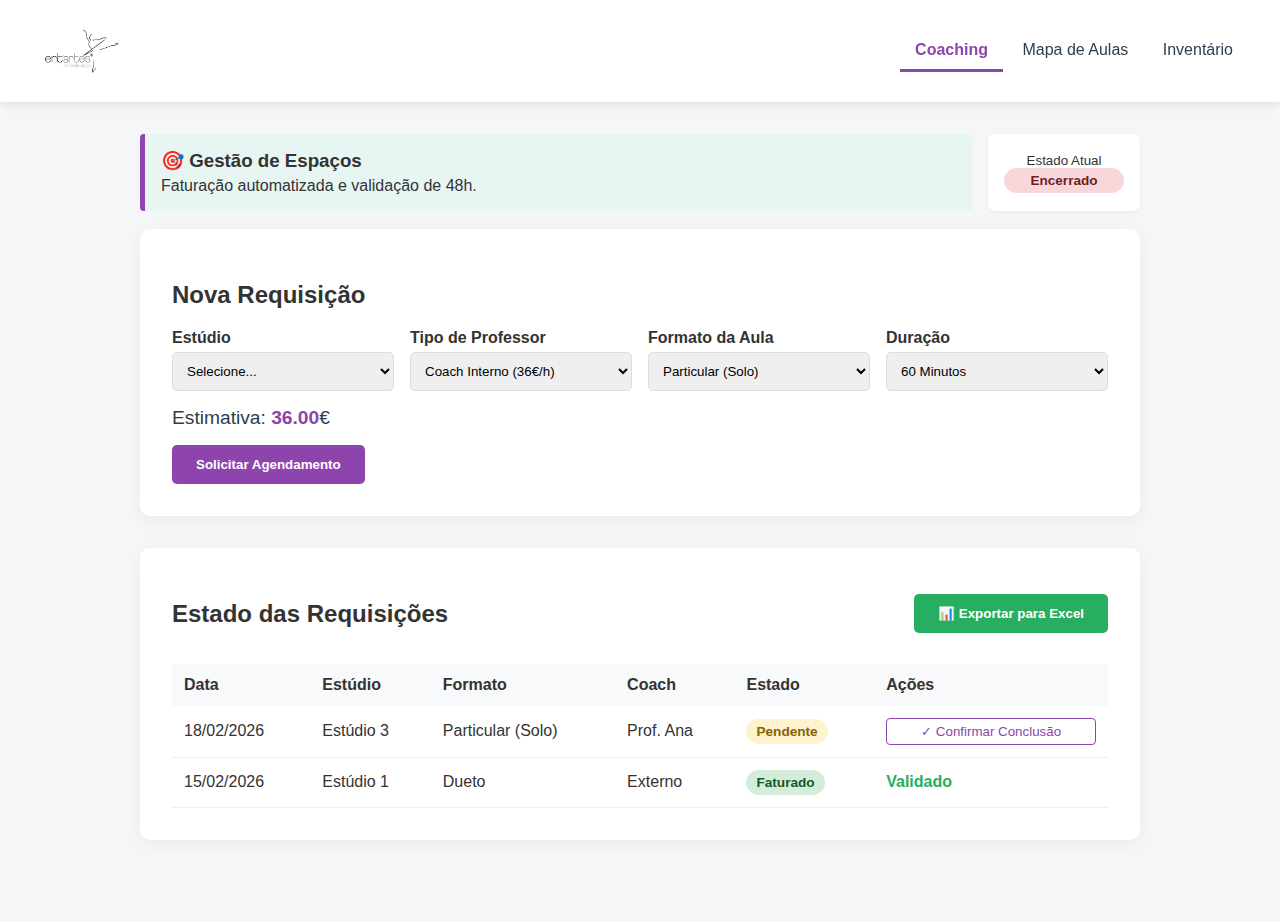
<file: dashboard.html>
<!DOCTYPE html>
<html lang="pt-PT">
<head>
    <meta charset="UTF-8">
    <meta name="viewport" content="width=device-width, initial-scale=1.0">
    <title>Ent'Artes - Portal de Gestão</title>
    <link rel="stylesheet" href="style.css">
</head>
<body>

    <header>
        <div class="logo">
            <img src="Imagens/LOGOENTARTESESCOLADEDANARBRANCO.png" alt="Logótipo Ent'Artes">
        </div>
        <nav>
            <button class="nav-btn active" onclick="switchTab('coaching')">Coaching</button>
            <button class="nav-btn" onclick="switchTab('schedule')">Mapa de Aulas</button>
            <button class="nav-btn" onclick="switchTab('inventory')">Inventário</button>
        </nav>
    </header>

    <main>
        <div id="coaching" class="section-view active">
            
            <div class="status-bar">
                <div class="info-box" style="margin-bottom:0; flex-grow: 1;">
                    <h3>🎯 Gestão de Espaços</h3>
                    <p>Faturação automatizada e validação de 48h.</p>
                </div>
                <div class="studio-status-card">
                    <small>Estado Atual</small>
                    <div id="currentStatus" class="status-badge">Verificar...</div>
                </div>
            </div>
            <br>

            <div class="card">
                <h2>Nova Requisição</h2>
                <form id="coachingForm">
                    <div class="form-grid">
                        <div class="form-group">
                            <label>Estúdio</label>
                            <select id="studioSelect" required>
                                <option value="">Selecione...</option>
                                <option value="1">Estúdio 1 (Grande)</option>
                                <option value="2">Estúdio 2</option>
                                <option value="3">Estúdio 3</option>
                                <option value="4">Estúdio 4</option>
                                <option value="5">Estúdio 5</option>
                                <option value="6">Estúdio 6</option>
                                <option value="7">Estúdio 7</option>
                                <option value="8">Estúdio 8</option>
                            </select>
                        </div>

                        <div class="form-group">
                            <label>Tipo de Professor</label>
                            <select id="coachType" onchange="calculatePrice()">
                                <option value="internal">Coach Interno (36€/h)</option>
                                <option value="external">Externo (45€/h)</option>
                            </select>
                        </div>

                        <div class="form-group">
                            <label>Formato da Aula</label>
                            <select id="classFormat">
                                <option value="solo">Particular (Solo)</option>
                                <option value="duet">Dueto</option>
                                <option value="trio">Trio</option>
                                <option value="ensemble">Ensemble (4-8 alunos)</option>
                            </select>
                        </div>

                        <div class="form-group">
                            <label>Duração</label>
                            <select id="duration" onchange="calculatePrice()">
                                <option value="30">30 Minutos</option>
                                <option value="60" selected>60 Minutos</option>
                                <option value="90">90 Minutos</option>
                                <option value="120">120 Minutos</option>
                            </select>
                        </div>
                    </div>
                    
                    <div class="price-area">
                        Estimativa: <span id="priceDisplay">36.00</span>€
                    </div>

                    <button type="submit" class="btn-primary">Solicitar Agendamento</button>
                </form>
            </div>

            <div class="card">
                <div style="display: flex; justify-content: space-between; align-items: center; margin-bottom: 1rem; flex-wrap: wrap; gap: 10px;">
                    <h2>Estado das Requisições</h2>
                    <button class="btn-primary" style="margin-top: 0; background-color: #27ae60;" onclick="exportTableToCSV('faturacao_entartes.csv')">📊 Exportar para Excel</button>
                </div>
                
                <div class="table-responsive">
                    <table id="dataTable">
                        <thead>
                            <tr>
                                <th>Data</th>
                                <th>Estúdio</th>
                                <th>Formato</th>
                                <th>Coach</th>
                                <th>Estado</th>
                                <th>Ações</th>
                            </tr>
                        </thead>
                        <tbody id="requestTable">
                            <tr>
                                <td>18/02/2026</td>
                                <td>Estúdio 3</td>
                                <td>Particular (Solo)</td>
                                <td>Prof. Ana</td>
                                <td><span class="status-badge status-pending" id="status-1">Pendente</span></td>
                                <td><button class="btn-outline" style="margin:0; padding: 5px;" onclick="confirmCompletion('status-1', this)">✓ Confirmar Conclusão</button></td>
                            </tr>
                            <tr>
                                <td>15/02/2026</td>
                                <td>Estúdio 1</td>
                                <td>Dueto</td>
                                <td>Externo</td>
                                <td><span class="status-badge status-approved">Faturado</span></td>
                                <td><span style="color: #27ae60; font-weight: bold;">Validado</span></td>
                            </tr>
                        </tbody>
                    </table>
                </div>
            </div>
        </div>

        <div id="schedule" class="section-view">
            <div class="info-box">
                <h3>📅 Mapa Semanal de Aulas</h3>
                <p>Horário: Seg-Sex (14:00-21:30) | Sáb (08:30-20:00)</p>
            </div>

            <div class="card" style="overflow-x: auto;">
                <div class="timetable">
                    <div class="time-header"></div>
                    <div class="day-header" data-day="1">Segunda</div>
                    <div class="day-header" data-day="2">Terça</div>
                    <div class="day-header" data-day="3">Quarta</div>
                    <div class="day-header" data-day="4">Quinta</div>
                    <div class="day-header" data-day="5">Sexta</div>
                    <div class="day-header" data-day="6">Sábado</div>

                    <div class="time-label" style="grid-row: 2">08:30</div>
                    <div class="time-label" style="grid-row: 3">09:00</div>
                    <div class="time-label" style="grid-row: 4">09:30</div>
                    <div class="time-label" style="grid-row: 5">10:00</div>
                    <div class="time-label" style="grid-row: 6">10:30</div>
                    <div class="time-label" style="grid-row: 7">11:00</div>
                    <div class="time-label" style="grid-row: 8">11:30</div>
                    <div class="time-label" style="grid-row: 9">12:00</div>
                    <div class="time-label" style="grid-row: 10">12:30</div>
                    <div class="time-label" style="grid-row: 11">13:00</div>
                    <div class="time-label" style="grid-row: 12">13:30</div>
                    <div class="time-label" style="grid-row: 13">14:00</div>
                    <div class="time-label" style="grid-row: 14">14:30</div>
                    <div class="time-label" style="grid-row: 15">15:00</div>
                    <div class="time-label" style="grid-row: 16">15:30</div>
                    <div class="time-label" style="grid-row: 17">16:00</div>
                    <div class="time-label" style="grid-row: 18">16:30</div>
                    <div class="time-label" style="grid-row: 19">17:00</div>
                    <div class="time-label" style="grid-row: 20">17:30</div>
                    <div class="time-label" style="grid-row: 21">18:00</div>
                    <div class="time-label" style="grid-row: 22">18:30</div>
                    <div class="time-label" style="grid-row: 23">19:00</div>
                    <div class="time-label" style="grid-row: 24">19:30</div>
                    <div class="time-label" style="grid-row: 25">20:00</div>
                    <div class="time-label" style="grid-row: 26">20:30</div>
                    <div class="time-label" style="grid-row: 27">21:00</div>
                    <div class="time-label" style="grid-row: 28">21:30</div>

                    <div class="closed-block" style="grid-column: 2 / span 5; grid-row: 2 / span 11;">
                        <span>Encerrado (Manhã)</span>
                    </div>
                    <div class="closed-block" style="grid-column: 7; grid-row: 25 / span 3;">
                        <span>Encerrado</span>
                    </div>

                    <div class="class-block" style="grid-column: 2; grid-row: 20 / span 2; background-color: #fce4ec; border-left-color: #e91e63;">
                        <span class="class-title">Children Ballet</span>
                        <span class="class-teacher">Ana Luís Gomes</span>
                        <span class="class-room">Est. 1</span>
                    </div>
                    <div class="class-block" style="grid-column: 2; grid-row: 22 / span 3; background-color: #e8faff; border-left-color: #00bcd4;">
                        <span class="class-title">Ballet Clássico</span>
                        <span class="class-teacher">Diana Sá Carneiro</span>
                        <span class="class-room">Est. 1</span>
                    </div>
                    <div class="class-block" style="grid-column: 2; grid-row: 25 / span 3; background-color: #ede7f6; border-left-color: #673ab7;">
                        <span class="class-title">Ballet Adultos</span>
                        <span class="class-teacher">Prof. A Definir</span>
                        <span class="class-room">Est. 1</span>
                    </div>

                    <div class="class-block" style="grid-column: 3; grid-row: 20 / span 2; background-color: #fff8e1; border-left-color: #ffc107;">
                        <span class="class-title">Acrodance</span>
                        <span class="class-teacher">Ana Luís Gomes</span>
                        <span class="class-room">Est. 3</span>
                    </div>
                    <div class="class-block" style="grid-column: 3; grid-row: 21 / span 3; background-color: #ffebee; border-left-color: #f44336;">
                        <span class="class-title">Competição/Repertório</span>
                        <span class="class-teacher">Maria Borges</span>
                        <span class="class-room">Est. 1</span>
                    </div>
                    <div class="class-block" style="grid-column: 3; grid-row: 24 / span 3; background-color: #e8f5e9; border-left-color: #4caf50;">
                        <span class="class-title">Dança Contemporânea</span>
                        <span class="class-teacher">Filipe Narciso</span>
                        <span class="class-room">Est. 4</span>
                    </div>

                    <div class="class-block" style="grid-column: 4; grid-row: 19 / span 2; background-color: #e3f2fd; border-left-color: #2196f3;">
                        <span class="class-title">Aula para Rapazes</span>
                        <span class="class-teacher">Bárbara de Magalhães</span>
                        <span class="class-room">Est. 5</span>
                    </div>
                    <div class="class-block" style="grid-column: 4; grid-row: 21 / span 2; background-color: #e8eaf6; border-left-color: #3f51b5;">
                        <span class="class-title">Ginástica Acrobática</span>
                        <span class="class-teacher">Duvan Gimenez</span>
                        <span class="class-room">Est. 3</span>
                    </div>
                    <div class="class-block" style="grid-column: 4; grid-row: 26 / span 2; background-color: #fff3e0; border-left-color: #ff9800;">
                        <span class="class-title">Jazz Adultos</span>
                        <span class="class-teacher">Edson Nascimento</span>
                        <span class="class-room">Est. 2</span>
                    </div>

                    <div class="class-block" style="grid-column: 5; grid-row: 20 / span 3; background-color: #fbe9e7; border-left-color: #ff5722;">
                        <span class="class-title">Teatro Musical</span>
                        <span class="class-teacher">Ana Luís Gomes</span>
                        <span class="class-room">Est. 6</span>
                    </div>
                    <div class="class-block" style="grid-column: 5; grid-row: 24 / span 3; background-color: #e8faff; border-left-color: #00bcd4;">
                        <span class="class-title">Ballet Clássico</span>
                        <span class="class-teacher">Rodolfo Iocca</span>
                        <span class="class-room">Est. 1</span>
                    </div>
                    <div class="class-block" style="grid-column: 5; grid-row: 25 / span 2; background-color: #e0f2f1; border-left-color: #009688;">
                        <span class="class-title">Body Balance</span>
                        <span class="class-teacher">Edson Nascimento</span>
                        <span class="class-room">Est. 2</span>
                    </div>

                    <div class="class-block" style="grid-column: 6; grid-row: 20 / span 3; background-color: #f3e5f5; border-left-color: #9c27b0;">
                        <span class="class-title">Comercial & Fusion</span>
                        <span class="class-teacher">Ana Luís Gomes</span>
                        <span class="class-room">Est. 5</span>
                    </div>
                    <div class="class-block" style="grid-column: 6; grid-row: 23 / span 3; background-color: #fffde7; border-left-color: #fbc02d;">
                        <span class="class-title">Sevilhanas</span>
                        <span class="class-teacher">Carol Corrêa</span>
                        <span class="class-room">Est. 6</span>
                    </div>
                    <div class="class-block" style="grid-column: 6; grid-row: 24 / span 3; background-color: #e8f5e9; border-left-color: #4caf50;">
                        <span class="class-title">Dança Contemp. Adultos</span>
                        <span class="class-teacher">Filipe Narciso</span>
                        <span class="class-room">Est. 4</span>
                    </div>

                    <div class="class-block" style="grid-column: 7; grid-row: 3 / span 2; background-color: #fce4ec; border-left-color: #e91e63;">
                        <span class="class-title">Children Ballet</span>
                        <span class="class-teacher">Natália Azevedo</span>
                        <span class="class-room">Est. 1</span>
                    </div>
                    <div class="class-block" style="grid-column: 7; grid-row: 5 / span 3; background-color: #f3e5f5; border-left-color: #9c27b0;">
                        <span class="class-title">Royal Academy Dance</span>
                        <span class="class-teacher">Bárbara de Magalhães</span>
                        <span class="class-room">Est. 1</span>
                    </div>
                    <div class="class-block" style="grid-column: 7; grid-row: 15 / span 3; background-color: #e8faff; border-left-color: #00bcd4;">
                        <span class="class-title">Ballet Clássico</span>
                        <span class="class-teacher">Manu Gomis</span>
                        <span class="class-room">Est. 2</span>
                    </div>
                    <div class="class-block" style="grid-column: 7; grid-row: 21 / span 3; background-color: #e8f5e9; border-left-color: #4caf50;">
                        <span class="class-title">Dança Contemporânea</span>
                        <span class="class-teacher">Sara Vilas boas</span>
                        <span class="class-room">Est. 4</span>
                    </div>

                </div>
            </div>
        </div>

        <div id="inventory" class="section-view">
            <div class="inventory-header">
                <div>
                    <h3>👗 Acervo Digital</h3>
                    <p>Comunidade de troca e aluguer de figurinos.</p>
                </div>
                <button class="btn-primary" onclick="alert('Funcionalidade de Upload de nova peça para a comunidade')">+ Anunciar Peça</button>
            </div>

            <div class="inventory-grid">
                <div class="item-card">
                    <div class="price-tag sale">Venda: 15€</div>
                    <div class="item-img">IMG Cisne</div>
                    <div class="item-details">
                        <h3>Tutu Branco</h3>
                        <p class="meta">Tam M - Usado 1x</p>
                        <p><strong>Vendedor:</strong> Mãe da Joana</p>
                        <button class="btn-outline">Contactar</button>
                    </div>
                </div>

                <div class="item-card">
                    <div class="price-tag rent">Aluguer: 5€</div>
                    <div class="item-img">IMG Leque</div>
                    <div class="item-details">
                        <h3>Leque Espanhol</h3>
                        <p class="meta">Acervo Escola</p>
                        <p><strong>Dono:</strong> Ent'Artes</p>
                        <button class="btn-outline">Requisitar</button>
                    </div>
                </div>

                <div class="item-card">
                    <div class="price-tag sale">Venda: 25€</div>
                    <div class="item-img">IMG Sapatos</div>
                    <div class="item-details">
                        <h3>Sapatos Flamenco</h3>
                        <p class="meta">Tam 37</p>
                        <p><strong>Vendedor:</strong> Pedro</p>
                        <button class="btn-outline">Contactar</button>
                    </div>
                </div>
            </div>
        </div>
    </main>

    <script src="script.js"></script>
</body>
</html>
</file>
<file: style.css>
/* =========================================
   VARIÁVEIS GERAIS E LAYOUT BASE
   ========================================= */
:root {
    --primary: #8e44ad;
    --primary-dark: #732d91;
    --secondary: #2c3e50;
    --accent: #f1c40f;
    --light: #f4f6f7;
    --success: #27ae60;
    --danger: #e74c3c;
    --text: #333;
}

body {
    font-family: 'Segoe UI', Tahoma, Geneva, Verdana, sans-serif;
    margin: 0;
    background-color: var(--light);
    color: var(--text);
    padding-bottom: 50px;
}

/* =========================================
   ESTILOS DA PÁGINA DE LOGIN & REGISTO
   ========================================= */

/* REMOVER O SCROLL DO LOGIN */
body.login-page {
    padding-bottom: 0;
    overflow: hidden; 
}

#bg-video {
    position: fixed;
    top: 0;
    left: 0;
    min-width: 100%;
    min-height: 100%;
    z-index: -2;
    object-fit: cover;
}

.video-overlay {
    position: fixed;
    top: 0;
    left: 0;
    width: 100%;
    height: 100%;
    background: rgba(0, 0, 0, 0.5); 
    z-index: -1;
}

.auth-wrapper {
    display: flex;
    justify-content: center;
    align-items: center;
    min-height: 100vh;
    padding: 20px;
    box-sizing: border-box; 
}

.auth-card {
    background: rgba(255, 255, 255, 0.95);
    backdrop-filter: blur(10px);
    padding: 2.5rem;
    border-radius: 12px;
    box-shadow: 0 15px 35px rgba(0,0,0,0.3);
    width: 100%;
    max-width: 400px;
    animation: fadeIn 0.8s ease-out;
}

.auth-logo {
    text-align: center;
    margin-bottom: 2rem;
}

.auth-logo img {
    max-height: 65px;
    width: auto;
}

.auth-tabs {
    display: flex;
    margin-bottom: 1.5rem;
    border-bottom: 2px solid #ddd;
}

.auth-tab {
    flex: 1;
    text-align: center;
    padding: 10px;
    cursor: pointer;
    font-weight: 600;
    color: #888;
    border-bottom: 2px solid transparent;
    margin-bottom: -2px;
    transition: 0.3s;
}

.auth-tab:hover {
    color: var(--primary);
}

.auth-tab.active {
    border-bottom-color: var(--primary);
    color: var(--primary);
}

.auth-form {
    display: none;
}

.auth-form.active {
    display: block;
    animation: fadeIn 0.4s;
}

.auth-form .form-group {
    text-align: left;
}

/* Se o ecrã for muito pequeno, permite scroll para não cortar botões */
@media (max-height: 700px) {
    body.login-page {
        overflow-y: auto;
    }
}

/* =========================================
   ESTILOS DO PORTAL / DASHBOARD
   ========================================= */

/* Header & Nav */
header {
    background: white; 
    padding: 1rem 2rem;
    box-shadow: 0 2px 10px rgba(0,0,0,0.1);
    display: flex;
    justify-content: space-between;
    align-items: center;
    position: sticky;
    top: 0;
    z-index: 100;
}

.logo img {
    max-height: 70px;
    width: auto;
    display: block;
}

nav button {
    background: none;
    border: none;
    padding: 10px 15px;
    font-size: 1rem;
    cursor: pointer;
    border-bottom: 3px solid transparent;
    color: var(--secondary); 
    transition: 0.3s;
}

nav button:hover {
    color: var(--primary); 
}

nav button.active {
    border-bottom-color: var(--primary);
    color: var(--primary);
    font-weight: bold;
}

/* Layout Principal do Portal */
main {
    max-width: 1000px;
    margin: 2rem auto;
    padding: 0 1rem;
}

.section-view {
    display: none;
    animation: fadeIn 0.4s;
}

.section-view.active {
    display: block;
}

@keyframes fadeIn {
    from { opacity: 0; transform: translateY(10px); }
    to { opacity: 1; transform: translateY(0); }
}

.card {
    background: white;
    padding: 2rem;
    border-radius: 10px;
    box-shadow: 0 4px 15px rgba(0,0,0,0.05);
    margin-bottom: 2rem;
}

.info-box {
    background: #e8f6f3;
    border-left: 5px solid var(--primary);
    padding: 1rem;
    border-radius: 4px;
    margin-bottom: 1.5rem;
}

.info-box h3 { margin: 0 0 5px 0; }
.info-box p { margin: 0; }

/* Status Bar & Badge */
.status-bar {
    display: flex;
    gap: 1rem;
    align-items: stretch;
}

.studio-status-card {
    background: white;
    padding: 1rem;
    border-radius: 8px;
    box-shadow: 0 2px 5px rgba(0,0,0,0.05);
    text-align: center;
    min-width: 120px;
    display: flex;
    flex-direction: column;
    justify-content: center;
}

.status-badge {
    padding: 5px 10px;
    border-radius: 15px;
    font-size: 0.85rem;
    font-weight: bold;
    display: inline-block;
}

.status-pending { background: #fff3cd; color: #856404; }
.status-approved { background: #d4edda; color: #155724; }
.status-closed { background: #f8d7da; color: #721c24; }

/* Formulários Gerais */
.form-grid {
    display: grid;
    grid-template-columns: repeat(auto-fit, minmax(200px, 1fr));
    gap: 1rem;
}

label { display: block; margin-bottom: 5px; font-weight: 600; }
select, input {
    width: 100%; padding: 10px;
    border: 1px solid #ddd; border-radius: 5px;
    box-sizing: border-box;
}

.btn-primary {
    background: var(--primary); color: white;
    border: none; padding: 12px 24px;
    border-radius: 5px; cursor: pointer;
    margin-top: 1rem; font-weight: bold;
    transition: 0.3s;
}
.btn-primary:hover {
    background: var(--primary-dark);
}

.price-area {
    font-size: 1.2rem; margin-top: 1rem;
    color: var(--secondary);
}
.price-area span { color: var(--primary); font-weight: bold; }

/* Tabela */
table { width: 100%; border-collapse: collapse; text-align: left; }
th { background: #f8f9fa; padding: 12px; }
td { padding: 12px; border-bottom: 1px solid #eee; }

/* --- TIMETABLE GRID (Mapa de Aulas) --- */
.timetable {
    display: grid;
    grid-template-columns: 50px repeat(6, minmax(130px, 1fr));
    grid-template-rows: 40px repeat(26, 50px);
    border: 1px solid #ddd;
    min-width: 900px;
    background-color: white;
}

.day-header {
    background: #f8f9fa; font-weight: bold;
    text-align: center; padding: 10px;
    border-bottom: 1px solid #ddd; border-right: 1px solid #eee;
    font-size: 0.9rem; text-transform: uppercase;
}

.day-header.today {
    background-color: var(--primary);
    color: white;
}

.time-label {
    text-align: center; font-size: 0.7rem; color: #999;
    border-right: 1px solid #ddd; border-bottom: 1px dashed #eee;
    padding-top: 5px;
}

/* Blocos Fechados / Cinzentos */
.closed-block {
    background: repeating-linear-gradient(
        45deg,
        #f8f9fa,
        #f8f9fa 10px,
        #f1f3f5 10px,
        #f1f3f5 20px
    );
    display: flex;
    align-items: center;
    justify-content: center;
    color: #adb5bd;
    font-weight: bold;
    font-size: 0.9rem;
    text-transform: uppercase;
    letter-spacing: 2px;
    border-bottom: 1px solid #eee;
    z-index: 1;
}

/* Blocos de Aulas */
.class-block {
    margin: 2px; padding: 6px 8px;
    border-radius: 4px;
    background: #fdf2e9; border-left: 4px solid #e67e22;
    font-size: 0.8rem;
    display: flex; flex-direction: column; justify-content: center;
    box-shadow: 0 2px 4px rgba(0,0,0,0.05);
    transition: transform 0.2s;
    z-index: 2;
    cursor: pointer;
}

.class-block:hover { transform: scale(1.03); z-index: 5; box-shadow: 0 4px 8px rgba(0,0,0,0.1); }
.class-title { font-weight: bold; line-height: 1.2; margin-bottom: 2px; }
.class-teacher { font-size: 0.7rem; color: #444; font-style: italic; margin-bottom: 2px; }
.class-room { font-size: 0.7rem; color: #666; }


/* --- INVENTÁRIO DIGITAL --- */
.inventory-grid {
    display: grid;
    grid-template-columns: repeat(auto-fill, minmax(250px, 1fr));
    gap: 1.5rem;
}

.inventory-header {
    display: flex; justify-content: space-between;
    align-items: center; margin-bottom: 1.5rem;
}

.item-card {
    background: white; border-radius: 8px;
    overflow: hidden; box-shadow: 0 2px 8px rgba(0,0,0,0.1);
    position: relative;
}

.item-img {
    height: 180px; background: #eee;
    display: flex; align-items: center; justify-content: center;
    color: #888;
}

.item-details { padding: 1rem; }
.meta { color: #777; font-size: 0.9rem; }

.price-tag {
    position: absolute; top: 10px; right: 10px;
    padding: 4px 10px; border-radius: 4px;
    color: white; font-weight: bold; font-size: 0.8rem;
}
.price-tag.sale { background: var(--primary); }
.price-tag.rent { background: #3498db; }

.btn-outline {
    width: 100%; padding: 8px; margin-top: 10px;
    border: 1px solid var(--primary); color: var(--primary);
    background: transparent; border-radius: 4px; cursor: pointer;
}
.btn-outline:hover { background: var(--primary); color: white; }

/* Responsividade (Telemóveis) */
@media (max-width: 600px) {
    header { flex-direction: column; gap: 10px; }
    .status-bar { flex-direction: column; }
    .nav-btn { font-size: 0.9rem; padding: 5px 10px; }
    .inventory-header { flex-direction: column; align-items: flex-start; gap: 10px; }
}
</file>
